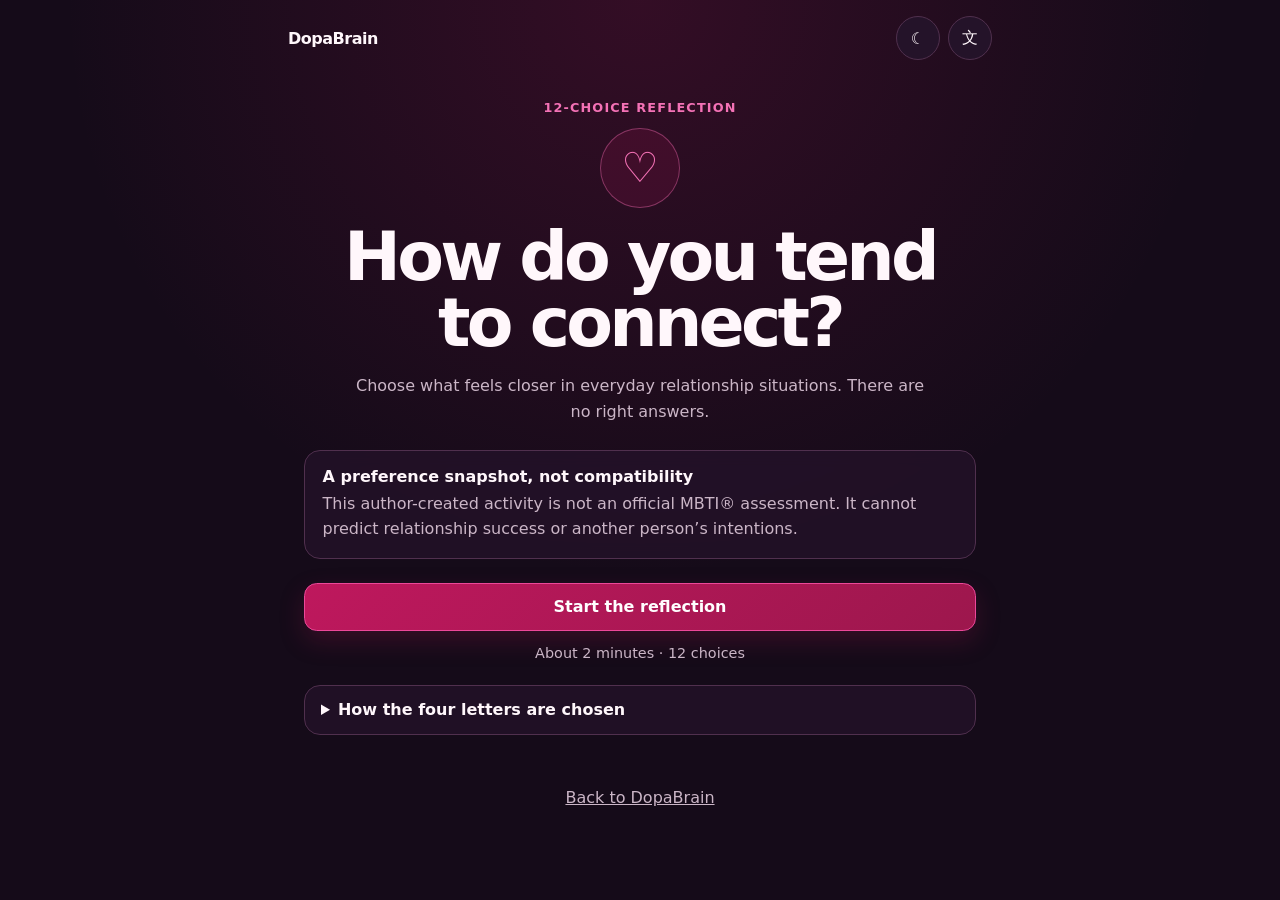
<file: index.html>
<!doctype html>
<html lang="ko">
<head>
  <meta charset="utf-8">
  <meta name="viewport" content="width=device-width,initial-scale=1">
  <meta name="robots" content="index,follow,max-image-preview:large">
  <meta name="description" content="A transparent 12-question snapshot of relationship preferences, followed by practical conversation cards. Not an official MBTI assessment or compatibility score.">
  <meta name="dateModified" content="2026-09-05">
  <meta name="theme-color" content="#211126">
  <meta property="og:title" content="4-Letter Relationship Preference Snapshot | DopaBrain">
  <meta property="og:description" content="Reflect on four relationship-preference axes with 12 choices. No compatibility percentage or diagnosis.">
  <meta property="og:type" content="website">
  <meta property="og:url" content="https://dopabrain.com/mbti-love/">
  <meta property="og:image" content="https://dopabrain.com/mbti-love/og-image.jpg">
  <meta name="twitter:card" content="summary_large_image">
  <link rel="canonical" href="https://dopabrain.com/mbti-love/">
  <link rel="alternate" hreflang="ko" href="https://dopabrain.com/mbti-love/?lang=ko">
  <link rel="alternate" hreflang="en" href="https://dopabrain.com/mbti-love/?lang=en">
  <link rel="alternate" hreflang="zh" href="https://dopabrain.com/mbti-love/?lang=zh">
  <link rel="alternate" hreflang="hi" href="https://dopabrain.com/mbti-love/?lang=hi">
  <link rel="alternate" hreflang="ru" href="https://dopabrain.com/mbti-love/?lang=ru">
  <link rel="alternate" hreflang="ja" href="https://dopabrain.com/mbti-love/?lang=ja">
  <link rel="alternate" hreflang="es" href="https://dopabrain.com/mbti-love/?lang=es">
  <link rel="alternate" hreflang="pt" href="https://dopabrain.com/mbti-love/?lang=pt">
  <link rel="alternate" hreflang="id" href="https://dopabrain.com/mbti-love/?lang=id">
  <link rel="alternate" hreflang="tr" href="https://dopabrain.com/mbti-love/?lang=tr">
  <link rel="alternate" hreflang="de" href="https://dopabrain.com/mbti-love/?lang=de">
  <link rel="alternate" hreflang="fr" href="https://dopabrain.com/mbti-love/?lang=fr">
  <link rel="alternate" hreflang="x-default" href="https://dopabrain.com/mbti-love/">
  <link rel="manifest" href="manifest.json">
  <link rel="icon" href="icon-192.svg" type="image/svg+xml">
  <link rel="stylesheet" href="css/style.css">
  <title>4-Letter Relationship Preference Snapshot | DopaBrain</title>
  <script type="application/ld+json">
  {"@context":"https://schema.org","@type":"WebApplication","name":"4-Letter Relationship Preference Snapshot","applicationCategory":"LifestyleApplication","description":"A 12-question author-created reflection on four relationship-preference axes. It is not an official MBTI assessment or compatibility score.","url":"https://dopabrain.com/mbti-love/","operatingSystem":"All","inLanguage":["ko","en","zh","hi","ru","ja","es","pt","id","tr","de","fr"],"offers":{"@type":"Offer","price":"0","priceCurrency":"USD"}}
  </script>
  <script async src="https://www.googletagmanager.com/gtag/js?id=G-J8GSWM40TV"></script>
  <script>window.dataLayer=window.dataLayer||[];function gtag(){dataLayer.push(arguments)}gtag('js',new Date());gtag('config','G-J8GSWM40TV');</script>
</head>
<body data-ad-serving="suspended-invalid-traffic-2026-09-03">
  <a class="skip-link" href="#main-content" data-i18n="app.skipLink">Skip to main content</a>
  <div id="app-loader" role="status" aria-live="polite" style="position:fixed;inset:0;z-index:30;display:grid;place-items:center;background:#150b19;color:#fff7fb;font-weight:800">DopaBrain</div>
  <header class="topbar">
    <a class="brand" href="/portal/">DopaBrain</a>
    <div class="controls">
      <button id="theme-toggle" class="icon-button" type="button" aria-label="Toggle color theme">☾</button>
      <div class="language-selector">
        <button id="lang-toggle" class="icon-button" type="button" aria-label="Choose language" aria-expanded="false">文</button>
        <div id="lang-menu" class="lang-menu" hidden>
          <button data-lang="ko">한국어</button><button data-lang="en">English</button><button data-lang="ja">日本語</button><button data-lang="zh">中文</button>
          <button data-lang="es">Español</button><button data-lang="pt">Português</button><button data-lang="de">Deutsch</button><button data-lang="fr">Français</button>
          <button data-lang="hi">हिन्दी</button><button data-lang="id">Indonesia</button><button data-lang="tr">Türkçe</button><button data-lang="ru">Русский</button>
        </div>
      </div>
    </div>
  </header>
  <main id="main-content" class="shell">
    <section id="intro-screen" class="screen active">
      <p class="eyebrow" data-i18n="intro.eyebrow">12-choice reflection</p>
      <div class="hero-icon" aria-hidden="true">♡</div>
      <h1 data-i18n="intro.title">How do you tend to connect?</h1>
      <p class="lede" data-i18n="intro.sub">Choose what feels closer in everyday relationship situations. There are no right answers.</p>
      <div class="notice"><strong data-i18n="intro.boundaryTitle">A preference snapshot, not compatibility</strong><p data-i18n="intro.boundary">This author-created activity is not an official MBTI® assessment. It cannot predict relationship success or another person’s intentions.</p></div>
      <button id="btn-start" class="primary" type="button" data-i18n="intro.start">Start the reflection</button>
      <p class="fine" data-i18n="intro.meta">About 2 minutes · 12 choices</p>
      <details class="method"><summary data-i18n="intro.methodTitle">How the four letters are chosen</summary><p data-i18n="intro.method">Each answer adds one point to one letter on its shown axis. The higher letter is displayed; a tie uses your first answer on that axis.</p></details>
    </section>
    <section id="question-screen" class="screen" aria-live="polite">
      <div class="progress-row"><span id="progress-text">1 / 12</span><span data-i18n="question.choose">Choose one</span></div>
      <div class="progress-track"><div id="progress-fill"></div></div>
      <article class="question-card"><h2 id="q-text"></h2><div id="q-options" class="options"></div></article>
    </section>
    <section id="result-screen" class="screen" aria-live="polite">
      <p class="eyebrow" data-i18n="result.eyebrow">Your answer snapshot</p>
      <div class="result-code" id="r-type">----</div>
      <p class="lede" data-i18n="result.summary">These letters are shorthand for the choices you made today.</p>
      <div id="axis-list" class="axis-list"></div>
      <div class="notice"><strong data-i18n="result.boundaryTitle">Keep the label lightly</strong><p data-i18n="result.boundary">It does not establish your personality or compatibility. Preferences can change by person and situation.</p></div>
      <a id="next-action" class="primary link-button" href="/mbti-love/deck.html?lang=ko&amp;source=mbti_love_result" data-i18n="result.nextAction">Turn this into a real conversation</a>
      <div class="actions"><button id="share-page" class="secondary" type="button" data-i18n="actions.share">Share this activity</button><button id="btn-retry" class="secondary" type="button" data-i18n="actions.retry">Try again</button></div>
      <p id="share-status" class="status" role="status"></p>
      <nav class="related" aria-label="Related reflections"><h3 data-i18n="result.relatedTitle">Two related reflections</h3><div class="related-grid">
        <a href="/attachment-style/" data-related-slug="attachment-style"><span aria-hidden="true">⌁</span><strong data-i18n="related.attachmentStyle">Attachment reflection</strong></a>
        <a href="/love-language/" data-related-slug="love-language"><span aria-hidden="true">✉</span><strong data-i18n="related.loveLanguage">Love-language reflection</strong></a>
      </div></nav>
    </section>
  </main>
  <footer><a href="/portal/" data-i18n="app.backHome">Back to DopaBrain</a></footer>
  <script src="js/i18n.js"></script><script src="js/data.js"></script><script src="js/app.js"></script>
  <script>if('serviceWorker'in navigator)addEventListener('load',()=>navigator.serviceWorker.register('sw.js').catch(()=>{}));</script>
</body>
</html>
</file>
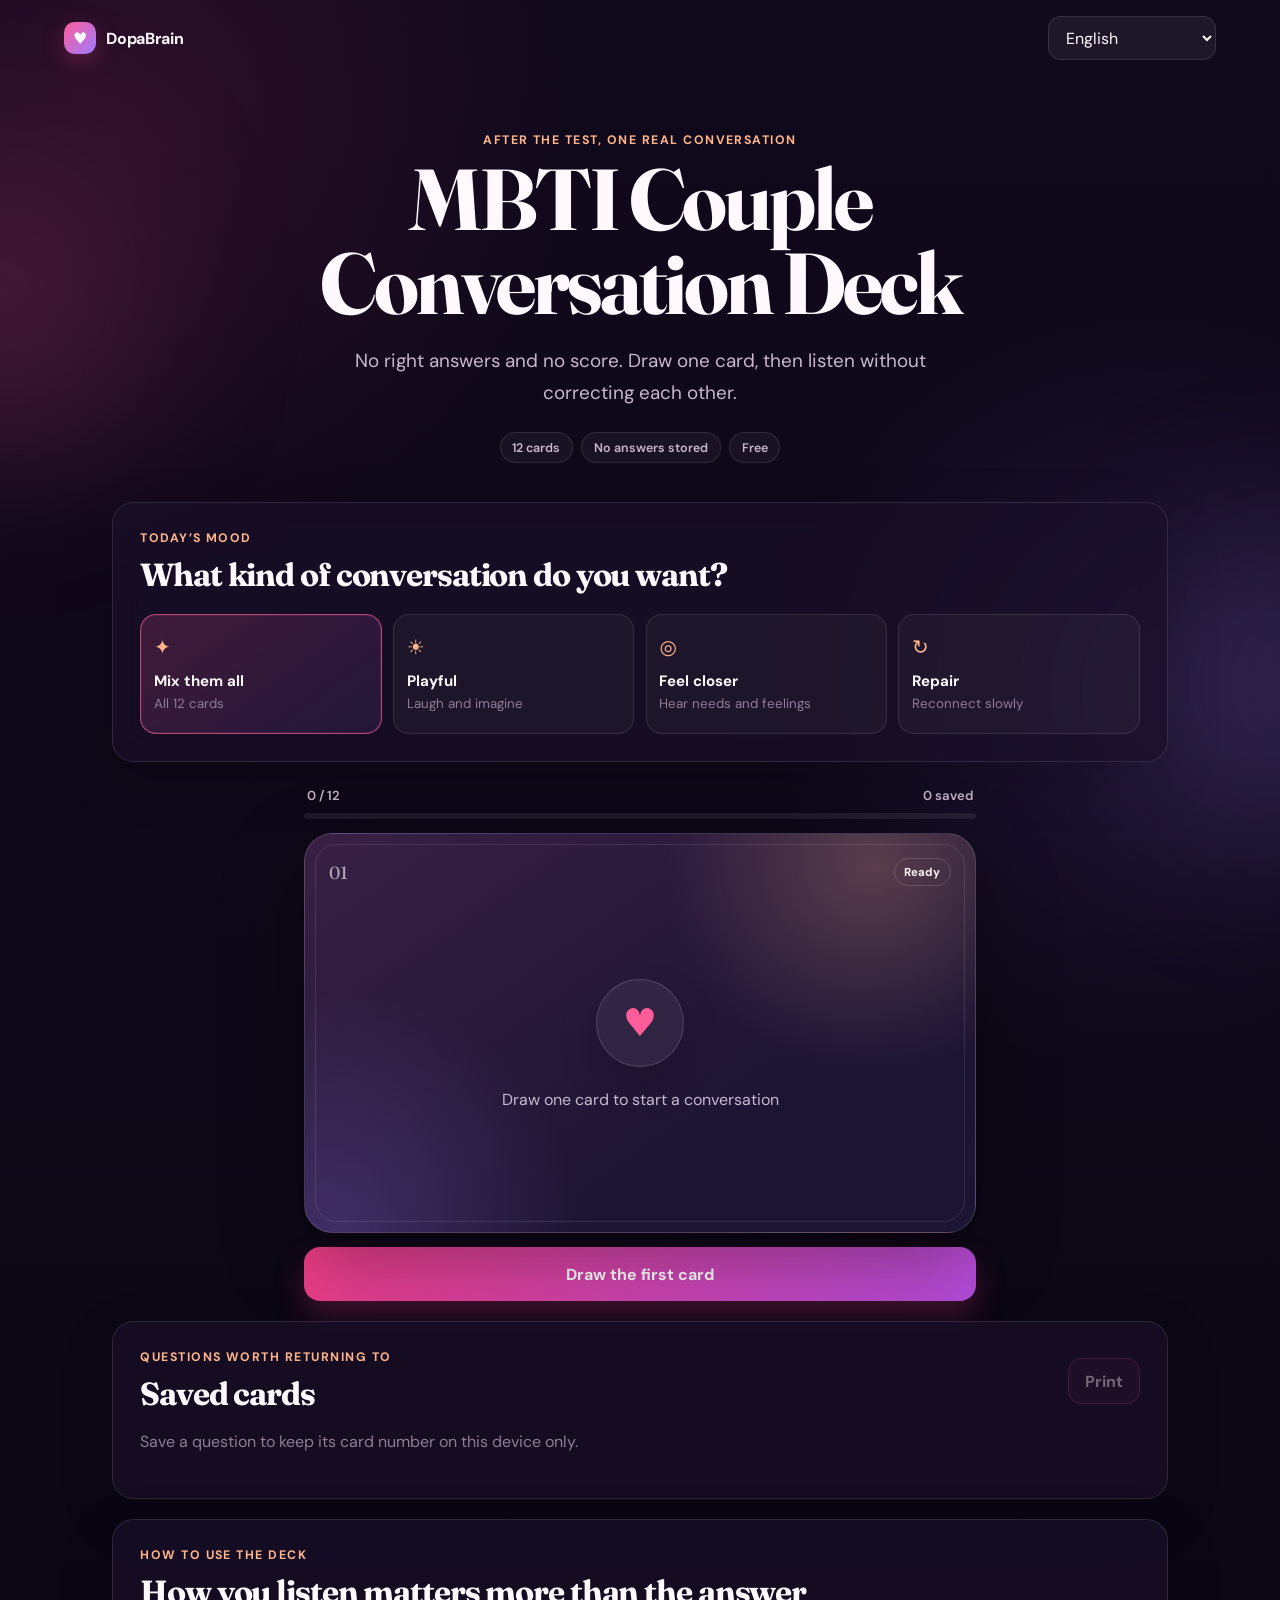
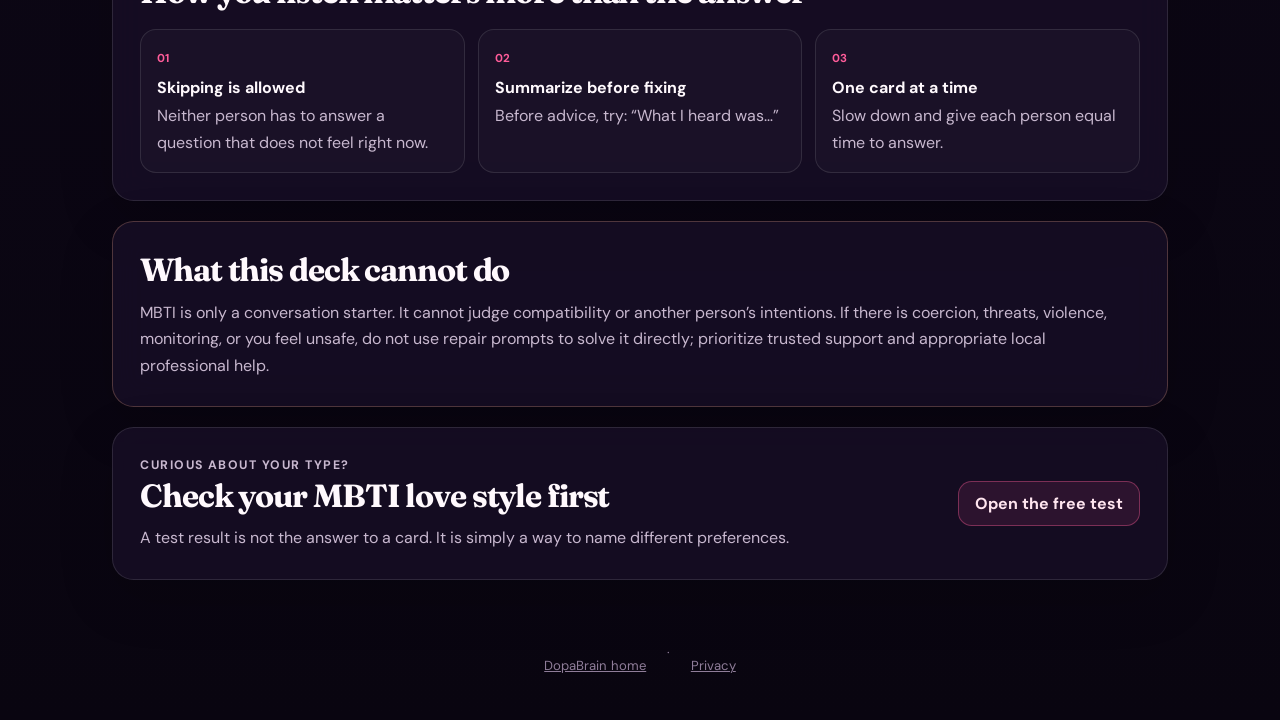
<file: deck.html>
<!DOCTYPE html>
<html lang="ko">
<head>
  <meta charset="UTF-8">
  <meta name="viewport" content="width=device-width,initial-scale=1,viewport-fit=cover">
  <meta name="robots" content="index,follow,max-image-preview:large">
  <title>MBTI 커플 대화 카드 12장 | 무료 Conversation Deck</title>
  <meta name="description" content="커플이 함께 뽑는 무료 대화 카드 12장. 가벼운 질문, 더 가까워지는 질문, 관계 회복 질문을 중복 없이 뽑고 저장·공유·인쇄하세요.">
  <meta name="keywords" content="커플 질문,MBTI 커플,연애 질문,커플 대화 카드,couple questions,conversation cards">
  <meta name="theme-color" content="#190f2d">
  <link rel="canonical" href="https://dopabrain.com/mbti-love/deck.html">
  <link rel="alternate" hreflang="ko" href="https://dopabrain.com/mbti-love/deck.html?lang=ko">
  <link rel="alternate" hreflang="en" href="https://dopabrain.com/mbti-love/deck.html?lang=en">
  <link rel="alternate" hreflang="zh" href="https://dopabrain.com/mbti-love/deck.html?lang=zh">
  <link rel="alternate" hreflang="hi" href="https://dopabrain.com/mbti-love/deck.html?lang=hi">
  <link rel="alternate" hreflang="ru" href="https://dopabrain.com/mbti-love/deck.html?lang=ru">
  <link rel="alternate" hreflang="ja" href="https://dopabrain.com/mbti-love/deck.html?lang=ja">
  <link rel="alternate" hreflang="es" href="https://dopabrain.com/mbti-love/deck.html?lang=es">
  <link rel="alternate" hreflang="pt" href="https://dopabrain.com/mbti-love/deck.html?lang=pt">
  <link rel="alternate" hreflang="id" href="https://dopabrain.com/mbti-love/deck.html?lang=id">
  <link rel="alternate" hreflang="tr" href="https://dopabrain.com/mbti-love/deck.html?lang=tr">
  <link rel="alternate" hreflang="de" href="https://dopabrain.com/mbti-love/deck.html?lang=de">
  <link rel="alternate" hreflang="fr" href="https://dopabrain.com/mbti-love/deck.html?lang=fr">
  <link rel="alternate" hreflang="x-default" href="https://dopabrain.com/mbti-love/deck.html">
  <meta property="og:type" content="website">
  <meta property="og:url" content="https://dopabrain.com/mbti-love/deck.html">
  <meta property="og:title" content="MBTI Couple Conversation Deck">
  <meta property="og:description" content="Draw 12 free couple conversation cards. Save, share, and print the questions worth keeping.">
  <meta property="og:image" content="https://dopabrain.com/mbti-love/og-image.jpg">
  <meta name="twitter:card" content="summary_large_image">
  <meta name="twitter:title" content="MBTI Couple Conversation Deck">
  <meta name="twitter:description" content="12 free conversation cards for couples.">
  <meta name="twitter:image" content="https://dopabrain.com/mbti-love/og-image.jpg">
  <link rel="preconnect" href="https://fonts.googleapis.com">
  <link rel="preconnect" href="https://fonts.gstatic.com" crossorigin>
  <link href="https://fonts.googleapis.com/css2?family=DM+Sans:wght@400;500;600;700&family=Fraunces:opsz,wght@9..144,700;9..144,800&display=swap" rel="stylesheet">
  <link rel="stylesheet" href="css/deck.css">
  <script async src="https://www.googletagmanager.com/gtag/js?id=G-J8GSWM40TV"></script>
  <script>window.dataLayer=window.dataLayer||[];function gtag(){dataLayer.push(arguments)}gtag('js',new Date());gtag('config','G-J8GSWM40TV');</script>
  <script type="application/ld+json">
  {
    "@context":"https://schema.org",
    "@type":"WebApplication",
    "name":"MBTI Couple Conversation Deck",
    "url":"https://dopabrain.com/mbti-love/deck.html",
    "applicationCategory":"LifestyleApplication",
    "operatingSystem":"Any",
    "isAccessibleForFree":true,
    "inLanguage":["ko","en","zh","hi","ru","ja","es","pt","id","tr","de","fr"],
    "description":"A private 12-card conversation deck for couples with playful, connection, and repair prompts.",
    "offers":{"@type":"Offer","price":"0","priceCurrency":"USD"},
    "publisher":{"@type":"Organization","name":"DopaBrain","url":"https://dopabrain.com"}
  }
  </script>
</head>
<body data-ad-serving="suspended-invalid-traffic-2026-09-03">
  <a class="skip-link" href="#deck-main" data-t="skip">본문으로 건너뛰기</a>
  <div class="ambient ambient-one" aria-hidden="true"></div>
  <div class="ambient ambient-two" aria-hidden="true"></div>

  <header class="topbar">
    <a class="brand" href="/mbti-love/" id="test-link-top">
      <span class="brand-mark" aria-hidden="true">♥</span>
      <span>DopaBrain</span>
    </a>
    <label class="lang-label">
      <span class="sr-only" data-t="language">언어</span>
      <select id="language-select" aria-label="Language">
        <option value="ko">한국어</option>
        <option value="en">English</option>
        <option value="zh">简体中文</option>
        <option value="hi">हिन्दी</option>
        <option value="ru">Русский</option>
        <option value="ja">日本語</option>
        <option value="es">Español</option>
        <option value="pt">Português</option>
        <option value="id">Bahasa Indonesia</option>
        <option value="tr">Türkçe</option>
        <option value="de">Deutsch</option>
        <option value="fr">Français</option>
      </select>
    </label>
  </header>

  <main id="deck-main">
    <section class="hero" aria-labelledby="page-title">
      <p class="eyebrow" data-t="eyebrow">테스트 다음에, 실제 대화 한 장</p>
      <h1 id="page-title" data-t="title">MBTI 커플 대화 카드</h1>
      <p class="hero-sub" data-t="subtitle">정답도 점수도 없습니다. 한 장씩 뽑고, 서로의 답을 고치지 말고 들어보세요.</p>
      <div class="hero-meta">
        <span data-t="metaCards">12장</span>
        <span data-t="metaPrivate">답변 저장 안 함</span>
        <span data-t="metaFree">무료</span>
      </div>
      <div class="type-chip hidden" id="type-chip"></div>
    </section>

    <section class="mode-panel" aria-labelledby="mode-title">
      <div>
        <p class="section-kicker" data-t="chooseKicker">오늘의 분위기</p>
        <h2 id="mode-title" data-t="chooseTitle">어떤 대화를 원하나요?</h2>
      </div>
      <div class="mode-grid" role="radiogroup" aria-label="Conversation mode">
        <button class="mode-btn is-active" type="button" data-mode="all" aria-pressed="true">
          <span aria-hidden="true">✦</span><strong data-t="modeAll">모두 섞기</strong><small data-t="modeAllDesc">12장을 골고루</small>
        </button>
        <button class="mode-btn" type="button" data-mode="playful" aria-pressed="false">
          <span aria-hidden="true">☀</span><strong data-t="modePlayful">가볍게</strong><small data-t="modePlayfulDesc">웃고 상상하기</small>
        </button>
        <button class="mode-btn" type="button" data-mode="connect" aria-pressed="false">
          <span aria-hidden="true">◎</span><strong data-t="modeConnect">더 가까이</strong><small data-t="modeConnectDesc">필요와 마음 듣기</small>
        </button>
        <button class="mode-btn" type="button" data-mode="repair" aria-pressed="false">
          <span aria-hidden="true">↻</span><strong data-t="modeRepair">관계 회복</strong><small data-t="modeRepairDesc">천천히 다시 연결</small>
        </button>
      </div>
    </section>

    <section class="deck-shell" aria-live="polite">
      <div class="deck-progress">
        <span id="progress-label">0 / 12</span>
        <span id="favorite-label">저장 0</span>
      </div>
      <div class="progress-track" aria-hidden="true"><span id="progress-fill"></span></div>

      <article class="conversation-card is-covered" id="conversation-card">
        <div class="card-topline">
          <span class="card-number" id="card-number">01</span>
          <span class="card-mode" id="card-mode" data-t="readyLabel">준비됨</span>
        </div>
        <div class="card-cover" id="card-cover">
          <span class="cover-heart" aria-hidden="true">♥</span>
          <p data-t="coverText">한 장을 뽑아 대화를 시작하세요</p>
        </div>
        <div class="card-face hidden" id="card-face">
          <p class="card-question" id="card-question"></p>
          <p class="card-note" id="card-note"></p>
        </div>
      </article>

      <div class="primary-actions">
        <button class="primary-btn" id="draw-btn" type="button" data-t="draw">첫 카드 뽑기</button>
        <button class="secondary-btn hidden" id="next-btn" type="button" data-t="next">다음 카드</button>
      </div>
      <div class="card-actions hidden" id="card-actions">
        <button type="button" id="favorite-btn"><span aria-hidden="true">♡</span><span data-t="favorite">저장</span></button>
        <button type="button" id="copy-btn"><span aria-hidden="true">⧉</span><span data-t="copy">복사</span></button>
        <button type="button" id="share-btn"><span aria-hidden="true">↗</span><span data-t="share">공유</span></button>
      </div>
      <button class="restart-btn hidden" id="restart-btn" type="button" data-t="restart">카드 다시 섞기</button>
    </section>

    <section class="saved-panel" id="saved-panel" aria-labelledby="saved-title">
      <div class="saved-head">
        <div>
          <p class="section-kicker" data-t="savedKicker">다시 꺼내볼 질문</p>
          <h2 id="saved-title" data-t="savedTitle">저장한 카드</h2>
        </div>
        <button id="print-btn" type="button" disabled data-t="print">인쇄</button>
      </div>
      <p class="empty-saved" id="empty-saved" data-t="savedEmpty">마음에 남는 질문을 저장하면 이 기기에만 보관됩니다.</p>
      <ol class="saved-list" id="saved-list"></ol>
    </section>

    <section class="guide-panel">
      <p class="section-kicker" data-t="guideKicker">카드를 잘 쓰는 법</p>
      <h2 data-t="guideTitle">대답보다 듣는 방식이 더 중요해요</h2>
      <div class="guide-grid">
        <div><span>01</span><h3 data-t="guideOneTitle">건너뛰어도 됩니다</h3><p data-t="guideOneText">지금 맞지 않는 질문에는 답하지 않아도 됩니다.</p></div>
        <div><span>02</span><h3 data-t="guideTwoTitle">고치지 말고 요약하세요</h3><p data-t="guideTwoText">조언하기 전에 “내가 들은 건…”으로 확인해 보세요.</p></div>
        <div><span>03</span><h3 data-t="guideThreeTitle">한 번에 한 장만</h3><p data-t="guideThreeText">속도를 늦추고 답할 시간을 똑같이 나누세요.</p></div>
      </div>
    </section>

    <section class="boundary-note">
      <h2 data-t="boundaryTitle">이 덱의 경계</h2>
      <p data-t="boundaryText">MBTI는 대화의 출발점일 뿐, 관계의 적합성이나 상대의 의도를 판정하지 않습니다. 강요·위협·폭력·감시가 있거나 안전하지 않다면 회복 질문으로 직접 해결하려 하지 말고 신뢰할 수 있는 지원과 지역의 전문 도움을 우선하세요.</p>
    </section>

    <section class="test-cta">
      <div>
        <p class="section-kicker" data-t="testKicker">아직 내 유형이 궁금하다면</p>
        <h2 data-t="testTitle">MBTI 연애 스타일을 먼저 확인하세요</h2>
        <p data-t="testText">테스트 결과는 카드의 정답이 아니라, 서로 다른 선호를 말해 보는 출발점입니다.</p>
      </div>
      <a href="/mbti-love/" id="test-link-bottom" data-t="testAction">무료 테스트 열기</a>
    </section>
  </main>

  <footer>
    <a href="/portal/" data-t="home">DopaBrain 홈</a>
    <span>·</span>
    <a href="/portal/privacy-policy.html" data-t="privacy">개인정보처리방침</a>
  </footer>

  <div class="toast" id="toast" role="status" aria-live="polite"></div>
  <script src="js/deck.js"></script>
  <script>
  if ('serviceWorker' in navigator) {
    navigator.serviceWorker.register('sw.js').catch(function () {});
  }
  </script>
</body>
</html>
</file>
<file: css/style.css>
:root{color-scheme:dark;--bg:#150b19;--panel:#241329;--panel2:#321b38;--text:#fff7fb;--muted:#cbb6c7;--line:#50304e;--accent:#f472b6;--accent2:#be185d;--focus:#fbbf24}:root[data-theme="light"]{color-scheme:light;--bg:#fff7fb;--panel:#fff;--panel2:#fce7f3;--text:#311326;--muted:#765568;--line:#e8c9db;--accent:#be185d;--accent2:#be185d;--focus:#92400e}*{box-sizing:border-box}html{font-family:Inter,ui-sans-serif,system-ui,-apple-system,"Segoe UI",sans-serif;background:var(--bg);color:var(--text)}body{margin:0;min-height:100vh;background:radial-gradient(circle at 50% 0,rgba(190,24,93,.18),transparent 36rem),var(--bg)}button,a{font:inherit}.skip-link{position:fixed;top:-5rem;left:1rem;z-index:20;padding:.75rem 1rem;border-radius:.6rem;background:var(--text);color:var(--bg)}.skip-link:focus{top:1rem}.topbar{width:min(44rem,calc(100% - 2rem));margin:auto;padding:1rem 0;display:flex;justify-content:space-between;align-items:center}.brand{color:var(--text);text-decoration:none;font-weight:850;letter-spacing:-.03em;min-height:44px;display:inline-flex;align-items:center}.controls{display:flex;gap:.5rem}.icon-button{width:44px;height:44px;border:1px solid var(--line);border-radius:50%;background:var(--panel);color:var(--text);cursor:pointer}.language-selector{position:relative}.lang-menu{position:absolute;right:0;top:3.2rem;z-index:10;display:grid;grid-template-columns:repeat(2,minmax(7rem,1fr));padding:.5rem;border:1px solid var(--line);border-radius:1rem;background:var(--panel);box-shadow:0 18px 48px rgba(0,0,0,.35)}.lang-menu[hidden]{display:none}.lang-menu button{min-height:44px;border:0;border-radius:.6rem;background:transparent;color:var(--text);text-align:left;cursor:pointer}.lang-menu button:hover{background:var(--panel2)}.shell{width:min(42rem,calc(100% - 2rem));margin:1.5rem auto}.screen{display:none}.screen.active{display:block;animation:enter .2s ease-out}@keyframes enter{from{opacity:0;transform:translateY(6px)}}#intro-screen,#result-screen{text-align:center}.eyebrow{margin:0 0 .8rem;color:var(--accent);font-size:.8rem;font-weight:850;letter-spacing:.09em;text-transform:uppercase}.hero-icon{display:grid;place-items:center;width:5rem;height:5rem;margin:0 auto 1rem;border:1px solid rgba(244,114,182,.4);border-radius:50%;background:rgba(190,24,93,.15);color:var(--accent);font-size:2.6rem}h1{max-width:13ch;margin:.3rem auto 1rem;font-size:clamp(2.3rem,8vw,4.25rem);line-height:.98;letter-spacing:-.055em}h2{font-size:clamp(1.45rem,5vw,2.15rem);line-height:1.15;letter-spacing:-.035em}h1,h2,h3,p{overflow-wrap:anywhere}.lede{max-width:36rem;margin:0 auto 1.5rem;color:var(--muted);line-height:1.65}.notice,.method,.question-card,.axis-item,.related a{border:1px solid var(--line);background:rgba(36,19,41,.78);backdrop-filter:blur(8px)}:root[data-theme="light"] .notice,:root[data-theme="light"] .method,:root[data-theme="light"] .question-card,:root[data-theme="light"] .axis-item,:root[data-theme="light"] .related a{background:rgba(255,255,255,.86)}.notice{margin:1.5rem 0;padding:1rem 1.1rem;border-radius:1rem;text-align:left}.notice p{margin:.4rem 0 0;color:var(--muted);line-height:1.55}.primary,.secondary{min-height:48px;padding:.8rem 1.2rem;border-radius:.8rem;font-weight:800;cursor:pointer}.primary{width:100%;border:1px solid #ec4899;background:linear-gradient(135deg,var(--accent2),#9d174d);color:#fff;box-shadow:0 10px 25px rgba(157,23,77,.25)}.secondary{border:1px solid var(--line);background:var(--panel2);color:var(--text)}.fine,.status{color:var(--muted);font-size:.9rem}.method{margin-top:1.5rem;border-radius:1rem;text-align:left}.method summary{min-height:48px;padding:.85rem 1rem;font-weight:750;cursor:pointer}.method p{margin:0;padding:0 1rem 1rem;color:var(--muted);line-height:1.55}.progress-row{display:flex;justify-content:space-between;gap:1rem;margin-bottom:.55rem;color:var(--muted);font-size:.88rem;font-weight:700}.progress-track{height:.5rem;margin-bottom:1rem;border-radius:99px;background:var(--panel2);overflow:hidden}.progress-track div{width:8.33%;height:100%;background:linear-gradient(90deg,var(--accent2),var(--accent));transition:width .2s}.question-card{padding:clamp(1rem,4vw,1.6rem);border-radius:1.2rem;text-align:center}.options{display:grid;gap:.7rem;margin-top:1.2rem}.option{min-height:52px;padding:.85rem 1rem;border:1px solid var(--line);border-radius:.8rem;background:var(--panel2);color:var(--text);text-align:left;line-height:1.4;cursor:pointer}.option:hover{border-color:var(--accent)}.option:disabled{opacity:.65;cursor:wait}.result-code{margin:.2rem auto 1rem;color:var(--accent);font-size:clamp(3.2rem,14vw,6rem);font-weight:900;letter-spacing:.12em}.axis-list{display:grid;gap:.7rem;margin:1.2rem 0}.axis-item{display:grid;grid-template-columns:3rem 1fr;gap:.8rem;align-items:center;padding:.9rem 1rem;border-radius:.9rem;text-align:left}.axis-item b{color:var(--accent);font-size:1.5rem}.axis-item p{margin:.2rem 0 0;color:var(--muted);font-size:.9rem}.link-button{display:flex;align-items:center;justify-content:center;text-decoration:none}.actions,.related-grid{display:grid;grid-template-columns:1fr 1fr;gap:.7rem;margin-top:.8rem}.status{min-height:1.4rem}.related{margin-top:2rem;text-align:left}.related h3{font-size:1rem}.related a{display:flex;align-items:center;gap:.7rem;min-height:64px;padding:.8rem 1rem;border-radius:.9rem;color:var(--text);text-decoration:none}.related a span{color:var(--accent);font-size:1.4rem}footer{padding:1rem 1rem 2.5rem;text-align:center}footer a{color:var(--muted);min-height:44px;display:inline-flex;align-items:center;justify-content:center}button:focus-visible,a:focus-visible,summary:focus-visible{outline:3px solid var(--focus);outline-offset:3px}@media(max-width:430px){.shell{margin-top:.8rem}.actions,.related-grid{grid-template-columns:1fr}.lang-menu{max-width:calc(100vw - 2rem)}}@media(prefers-reduced-motion:reduce){*{animation:none!important;transition:none!important;scroll-behavior:auto!important}}
</file>
<file: css/deck.css>
:root {
  color-scheme: dark;
  --bg: #10091c;
  --bg-deep: #090510;
  --panel: rgba(31, 20, 49, 0.86);
  --panel-solid: #211632;
  --text: #fff9fd;
  --muted: #c8b8cf;
  --dim: #8f7d99;
  --pink: #ff5c9a;
  --pink-strong: #ef3d84;
  --peach: #ffb58c;
  --violet: #9c7cff;
  --line: rgba(255, 255, 255, 0.11);
  --shadow: 0 28px 80px rgba(0, 0, 0, 0.34);
  font-family: "DM Sans", system-ui, -apple-system, BlinkMacSystemFont, sans-serif;
}

* { box-sizing: border-box; }
html { scroll-behavior: smooth; }
body {
  min-height: 100vh;
  margin: 0;
  background:
    radial-gradient(circle at 10% 5%, rgba(239, 61, 132, 0.13), transparent 28rem),
    radial-gradient(circle at 90% 30%, rgba(156, 124, 255, 0.12), transparent 24rem),
    linear-gradient(180deg, var(--bg), var(--bg-deep));
  color: var(--text);
  overflow-x: hidden;
}
button, select, a { font: inherit; }
button, a { -webkit-tap-highlight-color: transparent; }
button { color: inherit; }
a { color: inherit; }

.ambient {
  position: fixed;
  width: 18rem;
  height: 18rem;
  border-radius: 50%;
  filter: blur(90px);
  pointer-events: none;
  z-index: -1;
}
.ambient-one { top: 18%; left: -10rem; background: rgba(255, 92, 154, 0.2); }
.ambient-two { right: -10rem; bottom: 8%; background: rgba(156, 124, 255, 0.18); }

.skip-link {
  position: fixed;
  top: -5rem;
  left: 1rem;
  z-index: 100;
  padding: .75rem 1rem;
  border-radius: .75rem;
  background: #fff;
  color: #111;
}
.skip-link:focus { top: 1rem; }
.sr-only {
  position: absolute;
  width: 1px;
  height: 1px;
  padding: 0;
  margin: -1px;
  overflow: hidden;
  clip: rect(0, 0, 0, 0);
  white-space: nowrap;
  border: 0;
}
.hidden { display: none !important; }

.topbar {
  width: min(72rem, calc(100% - 2rem));
  margin: 0 auto;
  min-height: 4.75rem;
  display: flex;
  align-items: center;
  justify-content: space-between;
}
.brand {
  display: inline-flex;
  align-items: center;
  min-height: 44px;
  min-width: 44px;
  gap: .65rem;
  text-decoration: none;
  font-weight: 700;
  letter-spacing: -.02em;
}
.brand-mark {
  display: grid;
  place-items: center;
  width: 2rem;
  height: 2rem;
  border-radius: .65rem;
  background: linear-gradient(135deg, var(--pink), var(--violet));
  box-shadow: 0 8px 22px rgba(239, 61, 132, .28);
}
.lang-label select {
  min-height: 2.75rem;
  max-width: 10.5rem;
  padding: 0 2.3rem 0 .8rem;
  border: 1px solid var(--line);
  border-radius: .8rem;
  background: rgba(255,255,255,.06);
  color: var(--text);
}
.lang-label option { color: #111; }

main {
  width: min(66rem, calc(100% - 2rem));
  margin: 0 auto;
  padding-bottom: 4rem;
}
.hero {
  max-width: 48rem;
  margin: 3.5rem auto 2.4rem;
  text-align: center;
}
.eyebrow, .section-kicker {
  margin: 0 0 .55rem;
  color: var(--peach);
  font-size: .77rem;
  font-weight: 700;
  letter-spacing: .12em;
  text-transform: uppercase;
}
h1, h2 {
  font-family: "Fraunces", Georgia, serif;
  letter-spacing: -.035em;
}
h1 {
  margin: 0;
  font-size: clamp(2.45rem, 8vw, 5.4rem);
  line-height: .98;
}
.hero-sub {
  max-width: 40rem;
  margin: 1.2rem auto 0;
  color: var(--muted);
  font-size: clamp(1rem, 2.4vw, 1.18rem);
  line-height: 1.7;
}
.hero-meta {
  display: flex;
  flex-wrap: wrap;
  justify-content: center;
  gap: .55rem;
  margin-top: 1.4rem;
}
.hero-meta span, .type-chip {
  padding: .42rem .72rem;
  border: 1px solid var(--line);
  border-radius: 999px;
  background: rgba(255,255,255,.045);
  color: var(--muted);
  font-size: .78rem;
  font-weight: 600;
}
.type-chip {
  display: inline-flex;
  margin-top: .75rem;
  color: #ffe4ef;
  border-color: rgba(255,92,154,.35);
  background: rgba(255,92,154,.1);
}

.mode-panel, .saved-panel, .guide-panel, .boundary-note, .test-cta {
  margin-top: 1.25rem;
  padding: clamp(1.1rem, 3vw, 1.7rem);
  border: 1px solid var(--line);
  border-radius: 1.35rem;
  background: rgba(26, 16, 41, .72);
  box-shadow: 0 18px 55px rgba(0,0,0,.16);
  backdrop-filter: blur(16px);
}
.mode-panel h2, .saved-panel h2, .guide-panel h2, .boundary-note h2, .test-cta h2 {
  margin: 0;
  font-size: clamp(1.45rem, 4vw, 2rem);
}
.mode-grid {
  display: grid;
  grid-template-columns: repeat(4, 1fr);
  gap: .7rem;
  margin-top: 1.25rem;
}
.mode-btn {
  min-height: 7.5rem;
  padding: 1rem .8rem;
  border: 1px solid var(--line);
  border-radius: 1rem;
  background: rgba(255,255,255,.035);
  cursor: pointer;
  text-align: left;
  transition: transform .18s ease, border-color .18s ease, background .18s ease;
}
.mode-btn:hover { transform: translateY(-2px); border-color: rgba(255,181,140,.4); }
.mode-btn.is-active {
  border-color: rgba(255,92,154,.65);
  background: linear-gradient(145deg, rgba(255,92,154,.18), rgba(156,124,255,.1));
  box-shadow: inset 0 0 0 1px rgba(255,92,154,.12);
}
.mode-btn > span { display: block; color: var(--peach); font-size: 1.25rem; }
.mode-btn strong { display: block; margin-top: .65rem; font-size: .94rem; }
.mode-btn small { display: block; margin-top: .28rem; color: var(--dim); line-height: 1.35; }

.deck-shell {
  width: min(42rem, 100%);
  margin: 1.6rem auto 0;
}
.deck-progress {
  display: flex;
  justify-content: space-between;
  margin: 0 .2rem .55rem;
  color: var(--muted);
  font-size: .82rem;
  font-weight: 600;
}
.progress-track {
  height: .34rem;
  margin-bottom: .9rem;
  overflow: hidden;
  border-radius: 999px;
  background: rgba(255,255,255,.08);
}
.progress-track span {
  display: block;
  width: 0;
  height: 100%;
  border-radius: inherit;
  background: linear-gradient(90deg, var(--pink), var(--peach));
  transition: width .3s ease;
}
.conversation-card {
  position: relative;
  min-height: 25rem;
  padding: 1.5rem;
  overflow: hidden;
  border: 1px solid rgba(255,255,255,.15);
  border-radius: 1.8rem;
  background:
    radial-gradient(circle at 85% 8%, rgba(255,181,140,.24), transparent 13rem),
    radial-gradient(circle at 5% 100%, rgba(156,124,255,.22), transparent 15rem),
    linear-gradient(145deg, #382044, #1c1433 70%);
  box-shadow: var(--shadow);
}
.conversation-card::before {
  content: "";
  position: absolute;
  inset: .65rem;
  border: 1px solid rgba(255,255,255,.11);
  border-radius: 1.35rem;
  pointer-events: none;
}
.card-topline {
  position: relative;
  z-index: 2;
  display: flex;
  align-items: center;
  justify-content: space-between;
}
.card-number {
  font-family: "Fraunces", serif;
  color: rgba(255,255,255,.62);
  font-size: 1.1rem;
}
.card-mode {
  padding: .35rem .6rem;
  border: 1px solid rgba(255,255,255,.16);
  border-radius: 999px;
  color: #fff0f6;
  font-size: .72rem;
  font-weight: 700;
}
.card-cover, .card-face {
  position: relative;
  z-index: 1;
  min-height: 20rem;
  display: flex;
  flex-direction: column;
  align-items: center;
  justify-content: center;
  text-align: center;
}
.cover-heart {
  display: grid;
  place-items: center;
  width: 5.5rem;
  height: 5.5rem;
  border: 1px solid rgba(255,255,255,.15);
  border-radius: 50%;
  background: rgba(255,255,255,.06);
  color: var(--pink);
  font-size: 2.4rem;
  box-shadow: 0 18px 40px rgba(0,0,0,.2);
}
.card-cover p {
  max-width: 18rem;
  margin: 1.3rem 0 0;
  color: var(--muted);
  line-height: 1.55;
}
.card-question {
  max-width: 33rem;
  margin: 0;
  font-family: "Fraunces", Georgia, serif;
  font-size: clamp(1.75rem, 5.4vw, 2.7rem);
  font-weight: 700;
  line-height: 1.25;
  letter-spacing: -.025em;
}
.card-note {
  max-width: 27rem;
  margin: 1.5rem 0 0;
  color: var(--muted);
  font-size: .92rem;
  line-height: 1.6;
}
.conversation-card.card-enter { animation: cardIn .34s ease both; }
@keyframes cardIn {
  from { opacity: .35; transform: translateY(12px) rotate(.5deg); }
  to { opacity: 1; transform: none; }
}

.primary-actions {
  display: grid;
  grid-template-columns: 1fr 1fr;
  gap: .7rem;
  margin-top: .9rem;
}
.primary-btn, .secondary-btn, .restart-btn {
  min-height: 3.35rem;
  border-radius: 1rem;
  cursor: pointer;
  font-weight: 700;
}
.primary-btn {
  grid-column: 1 / -1;
  border: 0;
  background: linear-gradient(135deg, var(--pink-strong), #b34cda);
  color: #fff;
  box-shadow: 0 14px 30px rgba(239,61,132,.25);
}
.secondary-btn {
  grid-column: 1 / -1;
  border: 1px solid rgba(255,92,154,.45);
  background: rgba(255,92,154,.1);
}
.card-actions {
  display: grid;
  grid-template-columns: repeat(3, 1fr);
  gap: .55rem;
  margin-top: .65rem;
}
.card-actions button {
  min-height: 3rem;
  border: 1px solid var(--line);
  border-radius: .9rem;
  background: rgba(255,255,255,.045);
  cursor: pointer;
}
.card-actions button span:first-child { margin-right: .25rem; color: var(--peach); }
.card-actions button.is-saved {
  border-color: rgba(255,92,154,.5);
  background: rgba(255,92,154,.12);
}
.restart-btn {
  width: 100%;
  margin-top: .65rem;
  border: 1px solid var(--line);
  background: transparent;
  color: var(--muted);
}
button:focus-visible, a:focus-visible, select:focus-visible {
  outline: 3px solid #ffd0e2;
  outline-offset: 3px;
}

.ad-slot {
  width: min(46rem, 100%);
  min-height: 7rem;
  margin: 1.8rem auto 0;
  padding: .8rem;
  border: 1px solid rgba(255,255,255,.07);
  border-radius: 1rem;
  background: rgba(255,255,255,.025);
  text-align: center;
}
.ad-label {
  display: block;
  margin-bottom: .35rem;
  color: var(--dim);
  font-size: .58rem;
  letter-spacing: .14em;
}

.saved-head, .test-cta {
  display: flex;
  align-items: center;
  justify-content: space-between;
  gap: 1rem;
}
.saved-head button, .test-cta a {
  flex: 0 0 auto;
  min-height: 2.8rem;
  padding: .7rem 1rem;
  border: 1px solid rgba(255,92,154,.38);
  border-radius: .85rem;
  background: rgba(255,92,154,.1);
  color: #ffe5ef;
  text-decoration: none;
  cursor: pointer;
  font-weight: 700;
}
.saved-head button:disabled { opacity: .4; cursor: not-allowed; }
.empty-saved {
  margin: 1rem 0 0;
  color: var(--dim);
  line-height: 1.6;
}
.saved-list {
  display: grid;
  gap: .6rem;
  margin: 1rem 0 0;
  padding: 0;
  list-style: none;
}
.saved-list li {
  display: grid;
  grid-template-columns: auto 1fr auto;
  align-items: center;
  gap: .8rem;
  padding: .85rem;
  border: 1px solid var(--line);
  border-radius: .9rem;
  background: rgba(255,255,255,.03);
}
.saved-index {
  color: var(--peach);
  font-family: "Fraunces", serif;
}
.saved-question { color: var(--muted); line-height: 1.45; }
.saved-remove {
  width: 2.4rem;
  height: 2.4rem;
  border: 0;
  border-radius: 50%;
  background: rgba(255,255,255,.05);
  cursor: pointer;
}

.guide-grid {
  display: grid;
  grid-template-columns: repeat(3, 1fr);
  gap: .8rem;
  margin-top: 1.15rem;
}
.guide-grid > div {
  padding: 1rem;
  border: 1px solid var(--line);
  border-radius: 1rem;
  background: rgba(255,255,255,.025);
}
.guide-grid span { color: var(--pink); font-size: .72rem; font-weight: 700; }
.guide-grid h3 { margin: .6rem 0 .35rem; font-size: 1rem; }
.guide-grid p, .boundary-note p, .test-cta p {
  margin: 0;
  color: var(--muted);
  line-height: 1.65;
}
.boundary-note { border-color: rgba(255,181,140,.25); }
.boundary-note p { margin-top: .7rem; }
.test-cta > div { max-width: 42rem; }
.test-cta p:last-child { margin-top: .65rem; }

footer {
  width: min(66rem, calc(100% - 2rem));
  margin: 0 auto;
  padding: 0 0 2rem;
  display: flex;
  justify-content: center;
  gap: .55rem;
  color: var(--dim);
  font-size: .82rem;
}
footer a {
  color: inherit;
  min-height: 44px;
  display: inline-flex;
  align-items: center;
  justify-content: center;
  padding: 8px 12px;
}
.toast {
  position: fixed;
  left: 50%;
  bottom: max(1.2rem, env(safe-area-inset-bottom));
  z-index: 50;
  max-width: calc(100% - 2rem);
  padding: .72rem 1rem;
  border: 1px solid rgba(255,255,255,.16);
  border-radius: 999px;
  background: #2a1b37;
  box-shadow: 0 14px 35px rgba(0,0,0,.35);
  color: #fff;
  opacity: 0;
  pointer-events: none;
  transform: translate(-50%, 1rem);
  transition: .22s ease;
}
.toast.is-visible { opacity: 1; transform: translate(-50%, 0); }

@media (max-width: 760px) {
  .topbar { width: min(100% - 1.25rem, 66rem); }
  main { width: min(100% - 1.25rem, 66rem); }
  .hero { margin-top: 2.5rem; }
  .mode-grid { grid-template-columns: 1fr 1fr; }
  .mode-btn { min-height: 6.8rem; }
  .conversation-card { min-height: 23rem; padding: 1.2rem; }
  .card-cover, .card-face { min-height: 18.5rem; }
  .guide-grid { grid-template-columns: 1fr; }
  .test-cta { align-items: flex-start; flex-direction: column; }
}

@media (max-width: 420px) {
  .brand { min-width: 44px; min-height: 44px; justify-content: center; }
  .brand span:last-child { display: none; }
  .lang-label select { max-width: 8.7rem; }
  .mode-panel, .saved-panel, .guide-panel, .boundary-note, .test-cta { border-radius: 1.05rem; }
  .mode-grid { gap: .5rem; }
  .mode-btn { min-height: 6.4rem; padding: .8rem .7rem; }
  .mode-btn small { font-size: .72rem; }
  .conversation-card { min-height: 21.5rem; border-radius: 1.35rem; }
  .card-cover, .card-face { min-height: 17rem; }
  .card-actions button span:last-child { font-size: .78rem; }
  .saved-list li { grid-template-columns: auto 1fr auto; gap: .55rem; }
}

@media (prefers-reduced-motion: reduce) {
  *, *::before, *::after { scroll-behavior: auto !important; animation: none !important; transition: none !important; }
}

@media print {
  body { background: #fff; color: #111; }
  .topbar, .hero, .mode-panel, .deck-shell, .ad-slot, .guide-panel, .boundary-note, .test-cta, footer, .toast { display: none !important; }
  main { width: 100%; padding: 0; }
  .saved-panel { margin: 0; border: 0; background: #fff; box-shadow: none; }
  .saved-head button, .empty-saved, .saved-remove { display: none !important; }
  .saved-list li { break-inside: avoid; border-color: #bbb; background: #fff; color: #111; }
  .saved-question { color: #222; }
}
</file>
